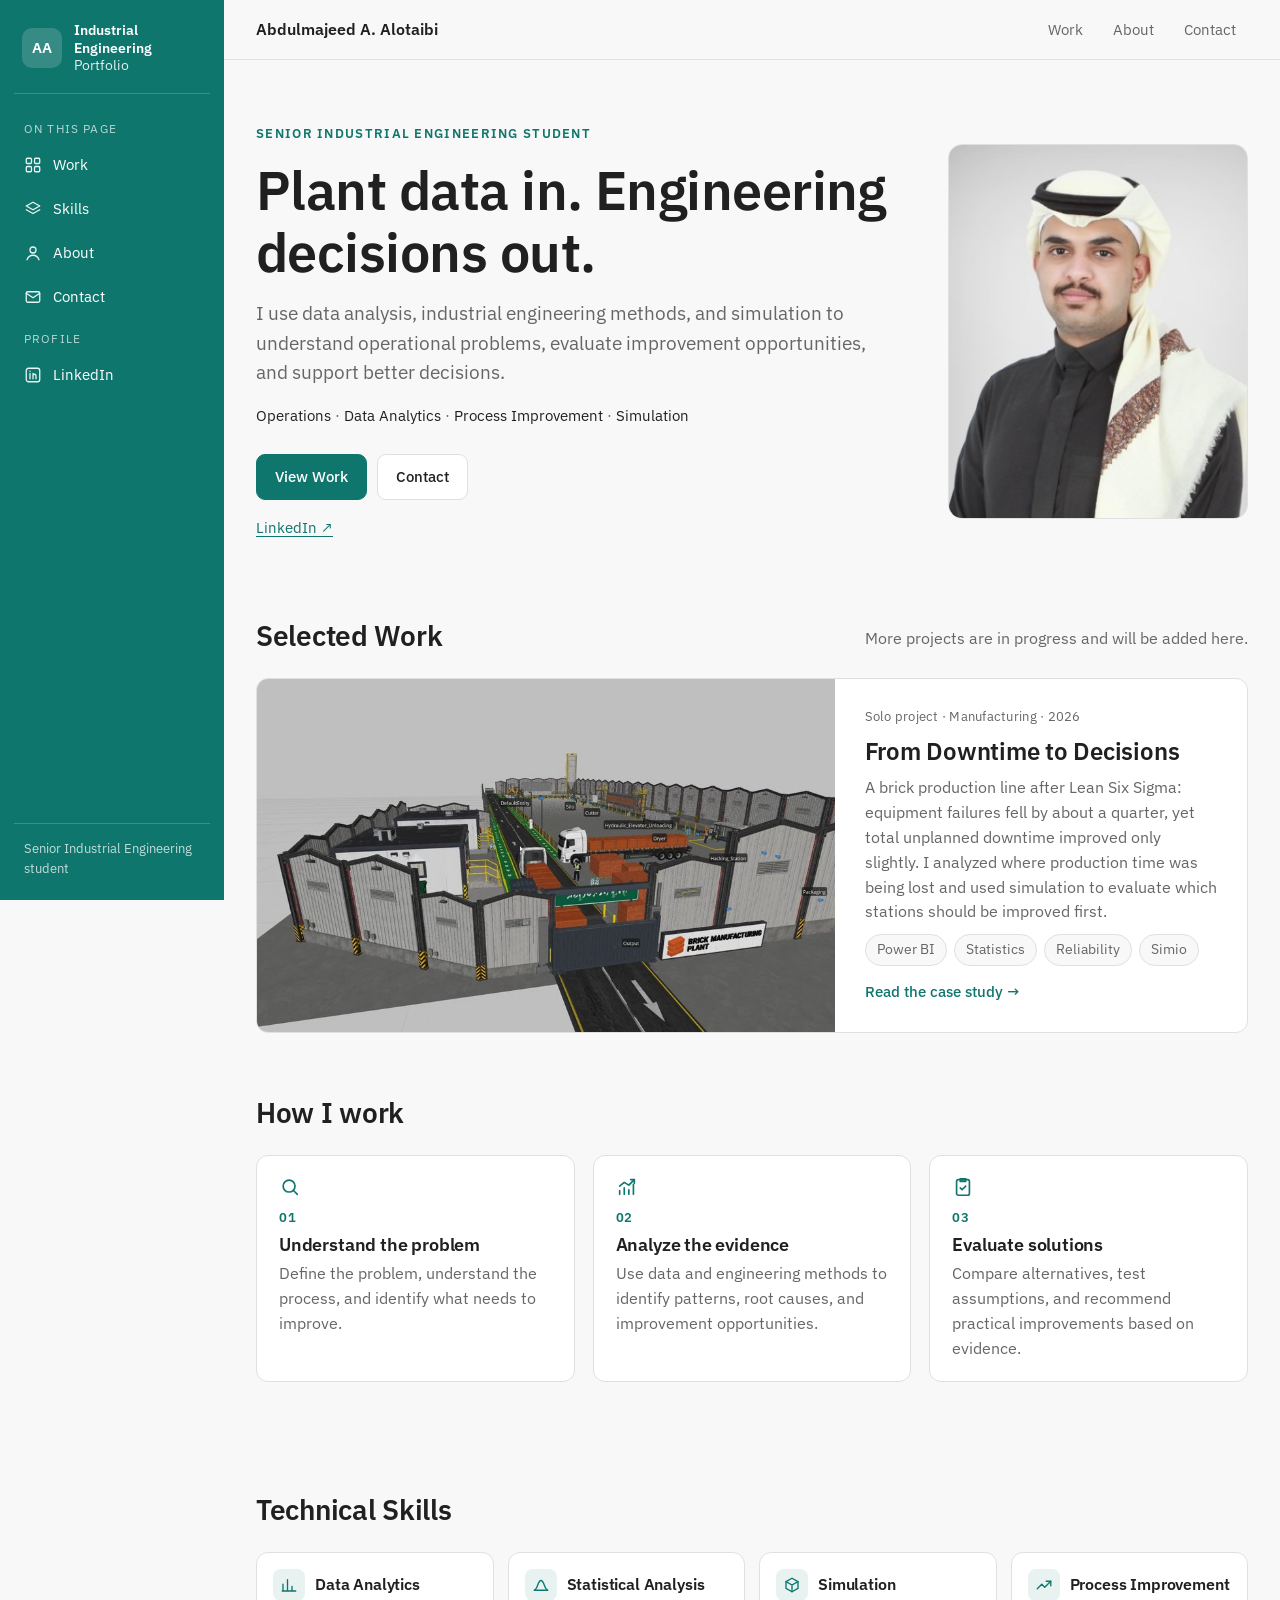
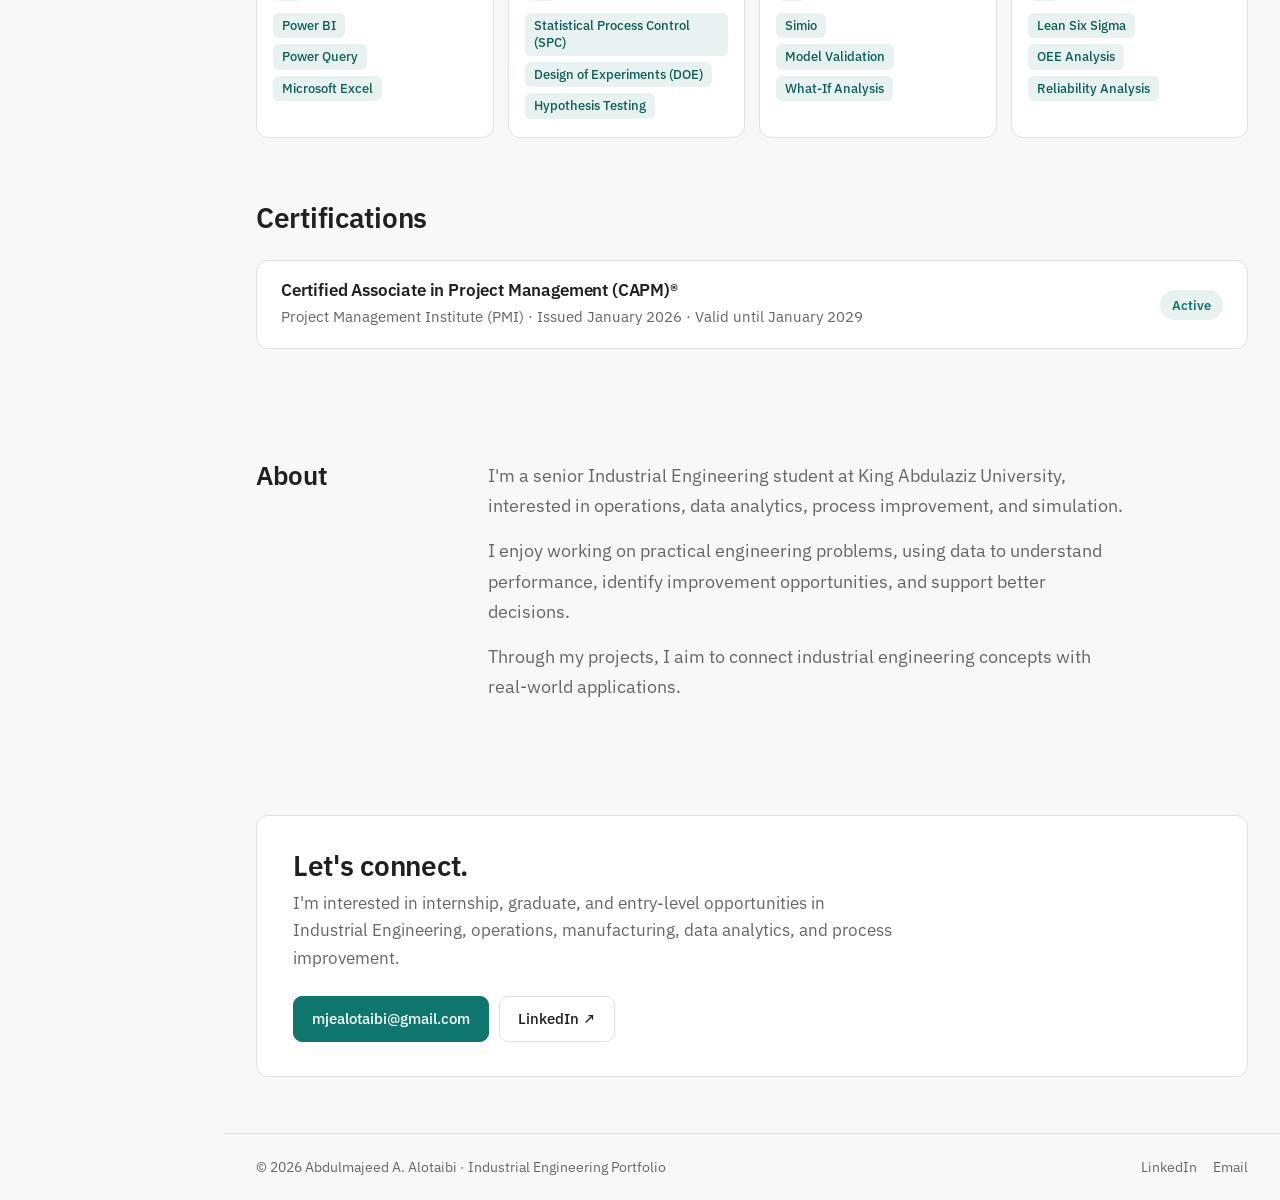
<file: index.html>
<!DOCTYPE html>
<html lang="en">
<head>
<meta charset="utf-8">
<meta name="viewport" content="width=device-width, initial-scale=1">
<title>Abdulmajeed A. Alotaibi | Industrial Engineering Portfolio</title>
<meta name="description" content="Portfolio of Abdulmajeed A. Alotaibi, a senior Industrial Engineering student using data analysis, industrial engineering methods and simulation to understand operational problems and support better decisions.">
<meta name="author" content="Abdulmajeed A. Alotaibi">
<link rel="canonical" href="https://aa-alotaibi.github.io/">
<meta property="og:type" content="website">
<meta property="og:site_name" content="Abdulmajeed A. Alotaibi | Industrial Engineering Portfolio">
<meta property="og:title" content="Abdulmajeed A. Alotaibi | Industrial Engineering Portfolio">
<meta property="og:description" content="Plant data in. Engineering decisions out. Industrial engineering projects built on real data, statistics and simulation.">
<meta property="og:url" content="https://aa-alotaibi.github.io/">
<meta property="og:image" content="https://aa-alotaibi.github.io/assets/img/og-portfolio.jpg">
<meta property="og:image:width" content="1200">
<meta property="og:image:height" content="627">
<meta property="og:image:alt" content="Abdulmajeed A. Alotaibi, Industrial Engineering Portfolio">
<meta name="twitter:card" content="summary_large_image">
<meta name="theme-color" content="#0F766E">
<link rel="icon" href="assets/img/favicon.svg" type="image/svg+xml">
<link rel="icon" href="assets/img/favicon-32.png" sizes="32x32" type="image/png">
<link rel="apple-touch-icon" href="assets/img/apple-touch-icon.png">
<link rel="preconnect" href="https://fonts.googleapis.com">
<link rel="preconnect" href="https://fonts.gstatic.com" crossorigin>
<link href="https://fonts.googleapis.com/css2?family=IBM+Plex+Sans:wght@400;500;600&amp;display=swap" rel="stylesheet">
<link rel="stylesheet" href="assets/css/style.css?v=20261125-3">
</head>
<body id="top">
<a class="skip" href="#main">Skip to content</a>

<aside class="sidebar" id="sidebar" aria-label="Sidebar">
  <button class="sb-close" type="button" data-close-drawer aria-label="Close menu">Close ✕</button>
  <a class="sb-id" href="#top" aria-label="Abdulmajeed A. Alotaibi, Industrial Engineering Portfolio: back to top">
    <span class="sb-mono" aria-hidden="true">AA</span>
    <span class="sb-t"><b>Industrial Engineering</b>Portfolio</span>
  </a>
  <div class="sb-label">On this page</div>
  <ul class="sb-nav" data-spy>
    <li><a href="#work"><svg viewBox="0 0 24 24" aria-hidden="true" width="18" height="18" fill="none" stroke="currentColor" stroke-width="1.8" stroke-linecap="round" stroke-linejoin="round"><rect x="3" y="3" width="7" height="7" rx="1.5"/><rect x="14" y="3" width="7" height="7" rx="1.5"/><rect x="3" y="14" width="7" height="7" rx="1.5"/><rect x="14" y="14" width="7" height="7" rx="1.5"/></svg>Work</a></li>
    <li><a href="#skills"><svg viewBox="0 0 24 24" aria-hidden="true" width="18" height="18" fill="none" stroke="currentColor" stroke-width="1.8" stroke-linecap="round" stroke-linejoin="round"><path d="M12 3 3 8l9 5 9-5-9-5Z"/><path d="m3 13 9 5 9-5"/></svg>Skills</a></li>
    <li><a href="#about"><svg viewBox="0 0 24 24" aria-hidden="true" width="18" height="18" fill="none" stroke="currentColor" stroke-width="1.8" stroke-linecap="round" stroke-linejoin="round"><circle cx="12" cy="8" r="4"/><path d="M4 21c1.5-4 4.5-6 8-6s6.5 2 8 6"/></svg>About</a></li>
    <li><a href="#contact"><svg viewBox="0 0 24 24" aria-hidden="true" width="18" height="18" fill="none" stroke="currentColor" stroke-width="1.8" stroke-linecap="round" stroke-linejoin="round"><rect x="3" y="5" width="18" height="14" rx="2"/><path d="m3 7 9 6 9-6"/></svg>Contact</a></li>
  </ul>
  <div class="sb-label">Profile</div>
  <ul class="sb-nav">
    <li><a href="https://www.linkedin.com/in/majalotaibi/" target="_blank" rel="noopener"><svg viewBox="0 0 24 24" aria-hidden="true" width="18" height="18" fill="none" stroke="currentColor" stroke-width="1.8" stroke-linecap="round" stroke-linejoin="round"><rect x="3" y="3" width="18" height="18" rx="3"/><path d="M8 10v7M8 7v.01M12 17v-4a2 2 0 0 1 4 0v4M12 10v7"/></svg>LinkedIn<span class="sr-only"> (opens in a new tab)</span></a></li>
  </ul>
  <div class="sb-foot">Senior Industrial Engineering student</div>
</aside>
<div class="scrim" data-close-drawer></div>

<div class="main">
  <header class="topbar">
    <div class="in">
      <a class="wordmark" href="#top">Abdulmajeed A. Alotaibi</a>
      <nav aria-label="Main">
        <ul class="topnav" data-spy>
          <li><a href="#work">Work</a></li>
          <li><a href="#about">About</a></li>
          <li><a href="#contact">Contact</a></li>
        </ul>
      </nav>
      <button class="menu-btn" type="button" aria-controls="sidebar" aria-expanded="false"><svg viewBox="0 0 24 24" aria-hidden="true" width="18" height="18" fill="none" stroke="currentColor" stroke-width="1.8" stroke-linecap="round" stroke-linejoin="round"><path d="M4 7h16M4 12h16M4 17h16"/></svg>Menu</button>
    </div>
  </header>

  <main id="main">
    <section class="hero" aria-labelledby="hero-title">
      <div class="wrap">
        <div>
          <p class="eyebrow">Senior Industrial Engineering Student</p>
          <h1 id="hero-title">Plant data in. Engineering decisions out.</h1>
          <p class="lead">I use data analysis, industrial engineering methods, and simulation to understand operational problems, evaluate improvement opportunities, and support better decisions.</p>
          <p class="interests">Operations <span>·</span> Data Analytics <span>·</span> Process Improvement <span>·</span> Simulation</p>
          <div class="btns">
            <a class="btn primary" href="#work">View Work</a>
            <a class="btn" href="#contact">Contact</a>
          </div>
          <p class="extra"><a href="https://www.linkedin.com/in/majalotaibi/" target="_blank" rel="noopener">LinkedIn ↗</a></p>
        </div>
        <figure class="portrait">
          <img src="assets/img/profile.jpg" alt="Portrait of Abdulmajeed A. Alotaibi" width="320" height="400" fetchpriority="high">
        </figure>
      </div>
    </section>

    <section id="work" aria-labelledby="work-title">
      <div class="wrap">
        <div class="sec-head"><h2 id="work-title">Selected Work</h2><p>More projects are in progress and will be added here.</p></div>
        <a class="card work-card" href="projects/heavy-clay/index.html">
          <div class="shot"><img src="projects/heavy-clay/img/simio-facility-card.jpg" alt="3D Simio model of the heavy clay brick production line" width="960" height="540" loading="lazy"></div>
          <div class="body">
            <div class="tags">Solo project · Manufacturing · 2026</div>
            <h3>From Downtime to Decisions</h3>
            <p>A brick production line after Lean Six Sigma: equipment failures fell by about a quarter, yet total unplanned downtime improved only slightly. I analyzed where production time was being lost and used simulation to evaluate which stations should be improved first.</p>
            <div class="chips" aria-label="Tools and methods"><span class="chip">Power BI</span><span class="chip">Statistics</span><span class="chip">Reliability</span><span class="chip">Simio</span></div>
            <span class="more">Read the case study →</span>
          </div>
        </a>
      </div>
    </section>

    <section id="approach" aria-labelledby="approach-title" style="padding-top:8px">
      <div class="wrap">
        <div class="sec-head"><h2 id="approach-title">How I work</h2></div>
        <div class="approach">
          <div class="card">
            <svg class="ap-ico" viewBox="0 0 24 24" aria-hidden="true" width="22" height="22" fill="none" stroke="currentColor" stroke-width="1.8" stroke-linecap="round" stroke-linejoin="round"><circle cx="11" cy="11" r="6.5"/><path d="m20 20-4.2-4.2"/></svg>
            <div class="n">01</div><h3>Understand the problem</h3>
            <p>Define the problem, understand the process, and identify what needs to improve.</p>
          </div>
          <div class="card">
            <svg class="ap-ico" viewBox="0 0 24 24" aria-hidden="true" width="22" height="22" fill="none" stroke="currentColor" stroke-width="1.8" stroke-linecap="round" stroke-linejoin="round"><path d="M4 20v-4M9 20v-7M14 20v-5M19 20V9"/><path d="m4 11 5-4 5 3 6-6"/><path d="M16 4h4v4"/></svg>
            <div class="n">02</div><h3>Analyze the evidence</h3>
            <p>Use data and engineering methods to identify patterns, root causes, and improvement opportunities.</p>
          </div>
          <div class="card">
            <svg class="ap-ico" viewBox="0 0 24 24" aria-hidden="true" width="22" height="22" fill="none" stroke="currentColor" stroke-width="1.8" stroke-linecap="round" stroke-linejoin="round"><rect x="5" y="4" width="14" height="17" rx="2"/><path d="M9 4V3h6v1M9 4h6v2H9z"/><path d="m9 13 2 2 4-4"/></svg>
            <div class="n">03</div><h3>Evaluate solutions</h3>
            <p>Compare alternatives, test assumptions, and recommend practical improvements based on evidence.</p>
          </div>
        </div>
      </div>
    </section>

    <section id="skills" aria-labelledby="skills-title">
      <div class="wrap">
        <div class="sec-head"><h2 id="skills-title">Technical Skills</h2></div>
        <div class="skills">
          <div class="card skill-card">
            <div class="skill-head"><span class="skill-ico" aria-hidden="true"><svg viewBox="0 0 24 24" width="18" height="18" fill="none" stroke="currentColor" stroke-width="1.8" stroke-linecap="round" stroke-linejoin="round"><path d="M4 20V11M10 20V5M16 20v-6M21 20H3"/></svg></span><h3>Data Analytics</h3></div>
            <ul class="skill-tags"><li>Power BI</li><li>Power Query</li><li>Microsoft Excel</li></ul>
          </div>
          <div class="card skill-card">
            <div class="skill-head"><span class="skill-ico" aria-hidden="true"><svg viewBox="0 0 24 24" width="18" height="18" fill="none" stroke="currentColor" stroke-width="1.8" stroke-linecap="round" stroke-linejoin="round"><path d="M3 19h18"/><path d="M4 18c3 0 4-12 8-12s5 12 8 12"/></svg></span><h3>Statistical Analysis</h3></div>
            <ul class="skill-tags"><li>Statistical Process Control (SPC)</li><li>Design of Experiments (DOE)</li><li>Hypothesis Testing</li></ul>
          </div>
          <div class="card skill-card">
            <div class="skill-head"><span class="skill-ico" aria-hidden="true"><svg viewBox="0 0 24 24" width="18" height="18" fill="none" stroke="currentColor" stroke-width="1.8" stroke-linecap="round" stroke-linejoin="round"><path d="M12 3 4 7.5v9L12 21l8-4.5v-9L12 3Z"/><path d="M4 7.5 12 12l8-4.5M12 12v9"/></svg></span><h3>Simulation</h3></div>
            <ul class="skill-tags"><li>Simio</li><li>Model Validation</li><li>What-If Analysis</li></ul>
          </div>
          <div class="card skill-card">
            <div class="skill-head"><span class="skill-ico" aria-hidden="true"><svg viewBox="0 0 24 24" width="18" height="18" fill="none" stroke="currentColor" stroke-width="1.8" stroke-linecap="round" stroke-linejoin="round"><path d="M3 17l6-6 4 4 8-8"/><path d="M15 7h6v6"/></svg></span><h3>Process Improvement</h3></div>
            <ul class="skill-tags"><li>Lean Six Sigma</li><li>OEE Analysis</li><li>Reliability Analysis</li></ul>
          </div>
        </div>
      </div>
    </section>

    <section id="certifications" aria-labelledby="cert-title" style="padding-top:8px">
      <div class="wrap">
        <div class="sec-head"><h2 id="cert-title">Certifications</h2></div>
        <div class="card cert">
          <div>
            <h3>Certified Associate in Project Management (CAPM)®</h3>
            <p>Project Management Institute (PMI) · Issued January 2026 · Valid until January 2029</p>
          </div>
          <span class="badge">Active</span>
        </div>
      </div>
    </section>

    <section id="about" aria-labelledby="about-title">
      <div class="wrap about">
        <h2 id="about-title">About</h2>
        <div class="txt">
          <p>I'm a senior Industrial Engineering student at King Abdulaziz University, interested in operations, data analytics, process improvement, and simulation.</p>
          <p>I enjoy working on practical engineering problems, using data to understand performance, identify improvement opportunities, and support better decisions.</p>
          <p>Through my projects, I aim to connect industrial engineering concepts with real-world applications.</p>
        </div>
      </div>
    </section>

    <section id="contact" class="contact" aria-labelledby="contact-title">
      <div class="wrap">
        <div class="card">
          <div>
            <h2 id="contact-title">Let's connect.</h2>
            <p>I'm interested in internship, graduate, and entry-level opportunities in Industrial Engineering, operations, manufacturing, data analytics, and process improvement.</p>
          </div>
          <div class="btns">
            <a class="btn primary" href="mailto:mjealotaibi@gmail.com">mjealotaibi@gmail.com</a>
            <a class="btn" href="https://www.linkedin.com/in/majalotaibi/" target="_blank" rel="noopener">LinkedIn ↗</a>
          </div>
        </div>
      </div>
    </section>
  </main>

  <footer>
    <div class="wrap">
      <span>© 2026 Abdulmajeed A. Alotaibi · Industrial Engineering Portfolio</span>
      <span class="links"><a href="https://www.linkedin.com/in/majalotaibi/" target="_blank" rel="noopener">LinkedIn</a><a href="mailto:mjealotaibi@gmail.com">Email</a></span>
    </div>
  </footer>
</div>
<script src="assets/js/site.js?v=20261125-3" defer></script>
</body>
</html>
</file>
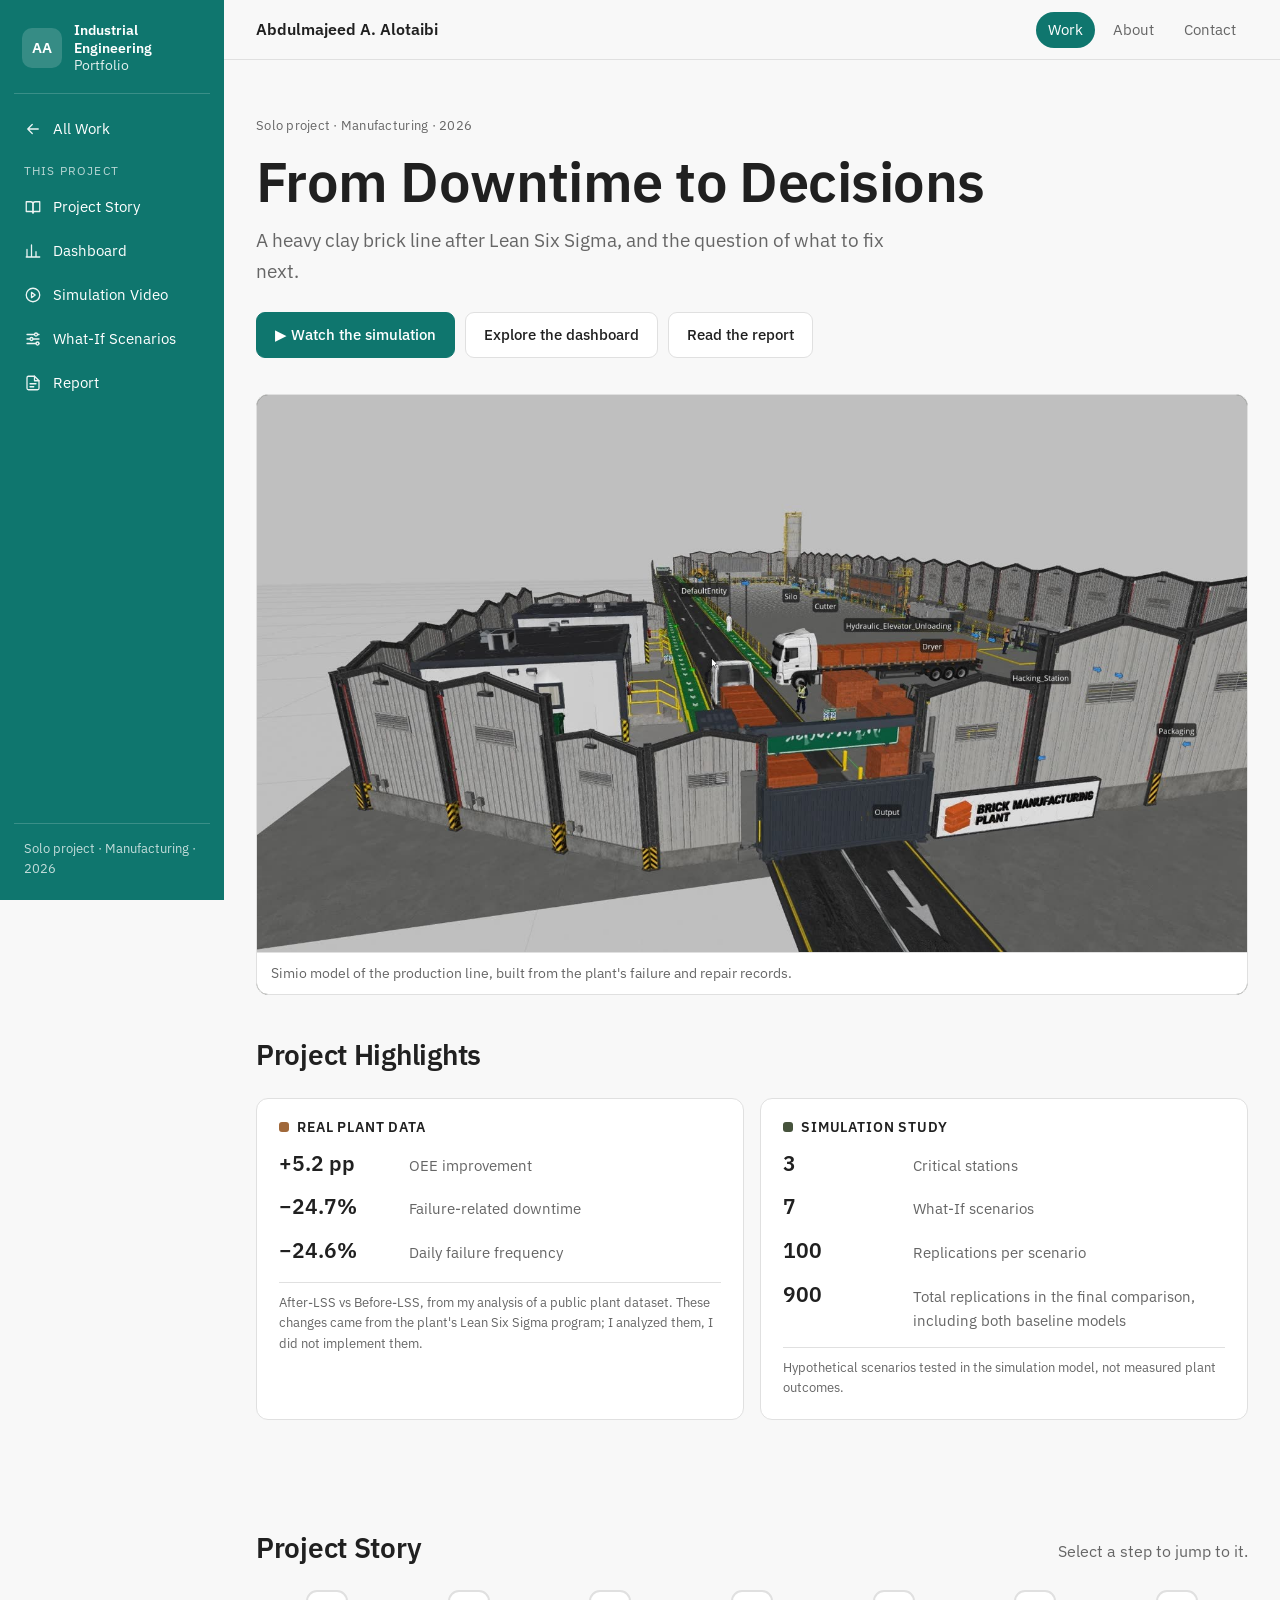
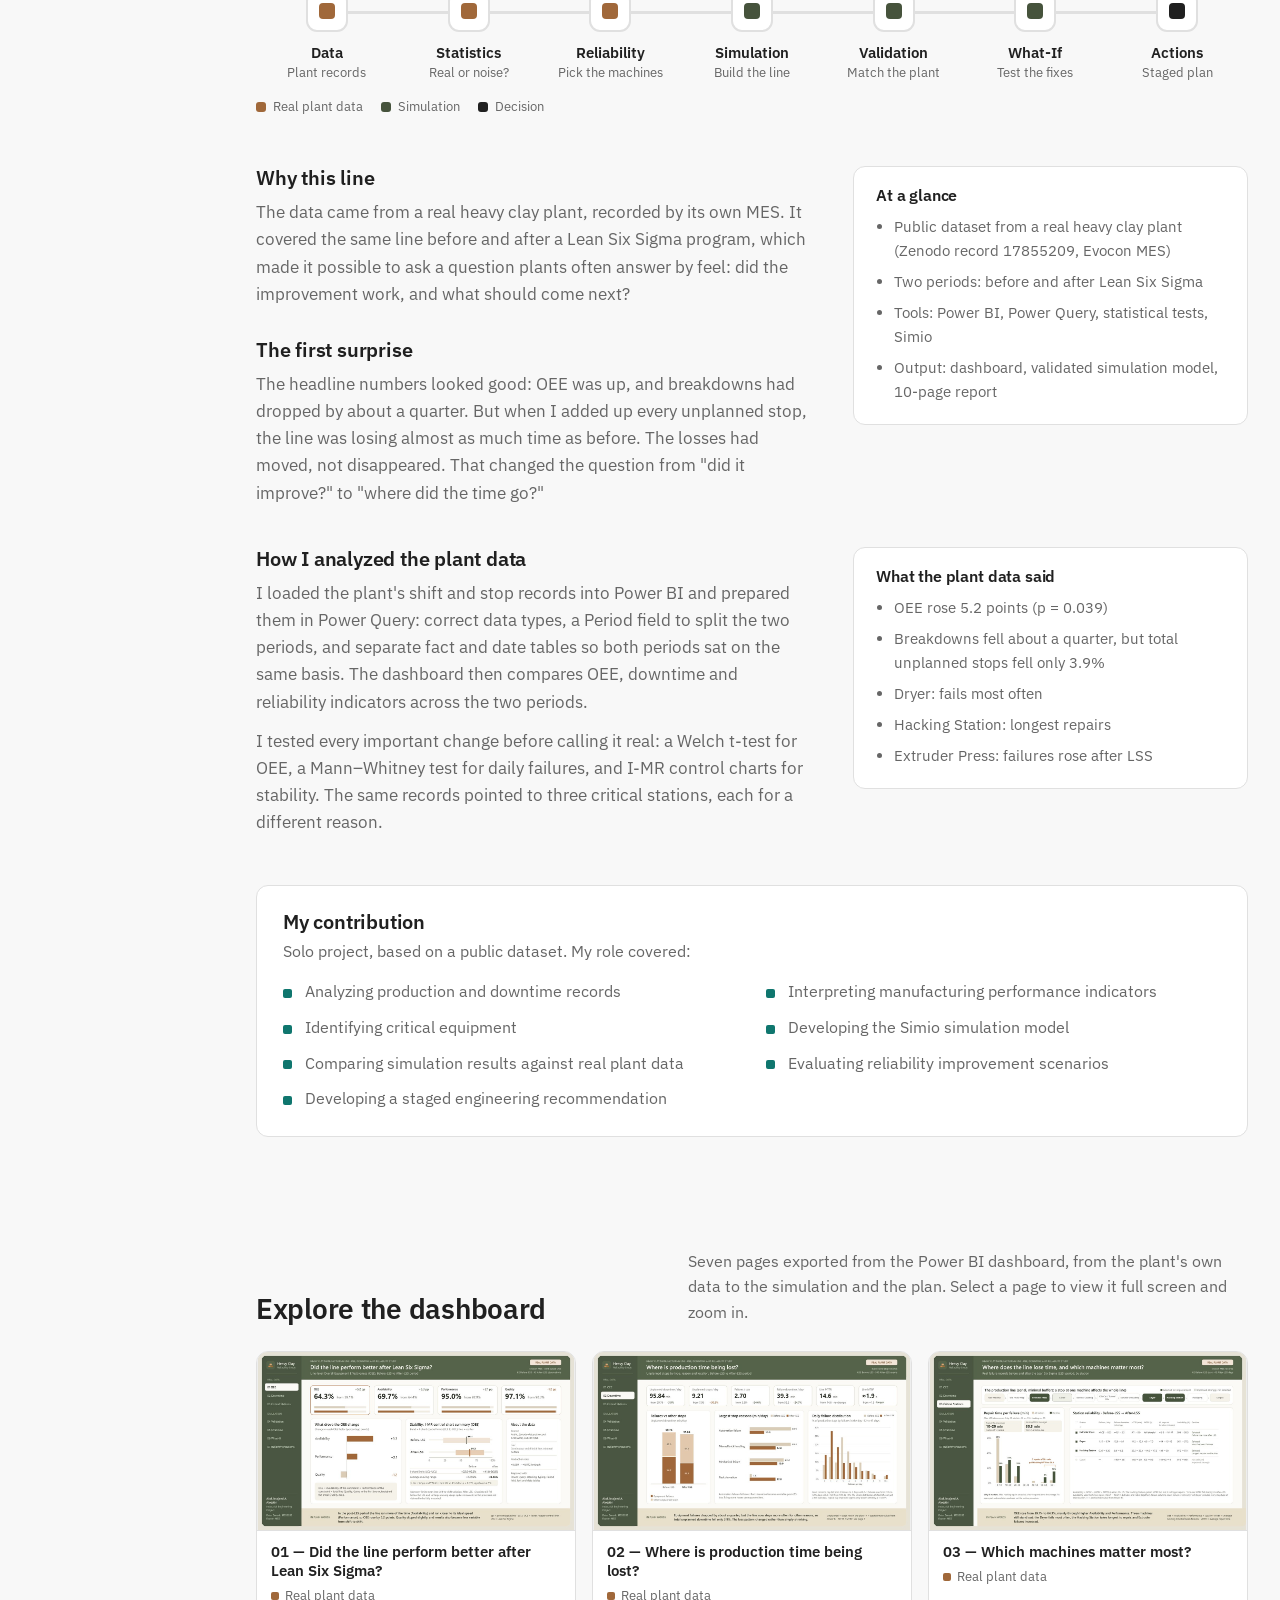
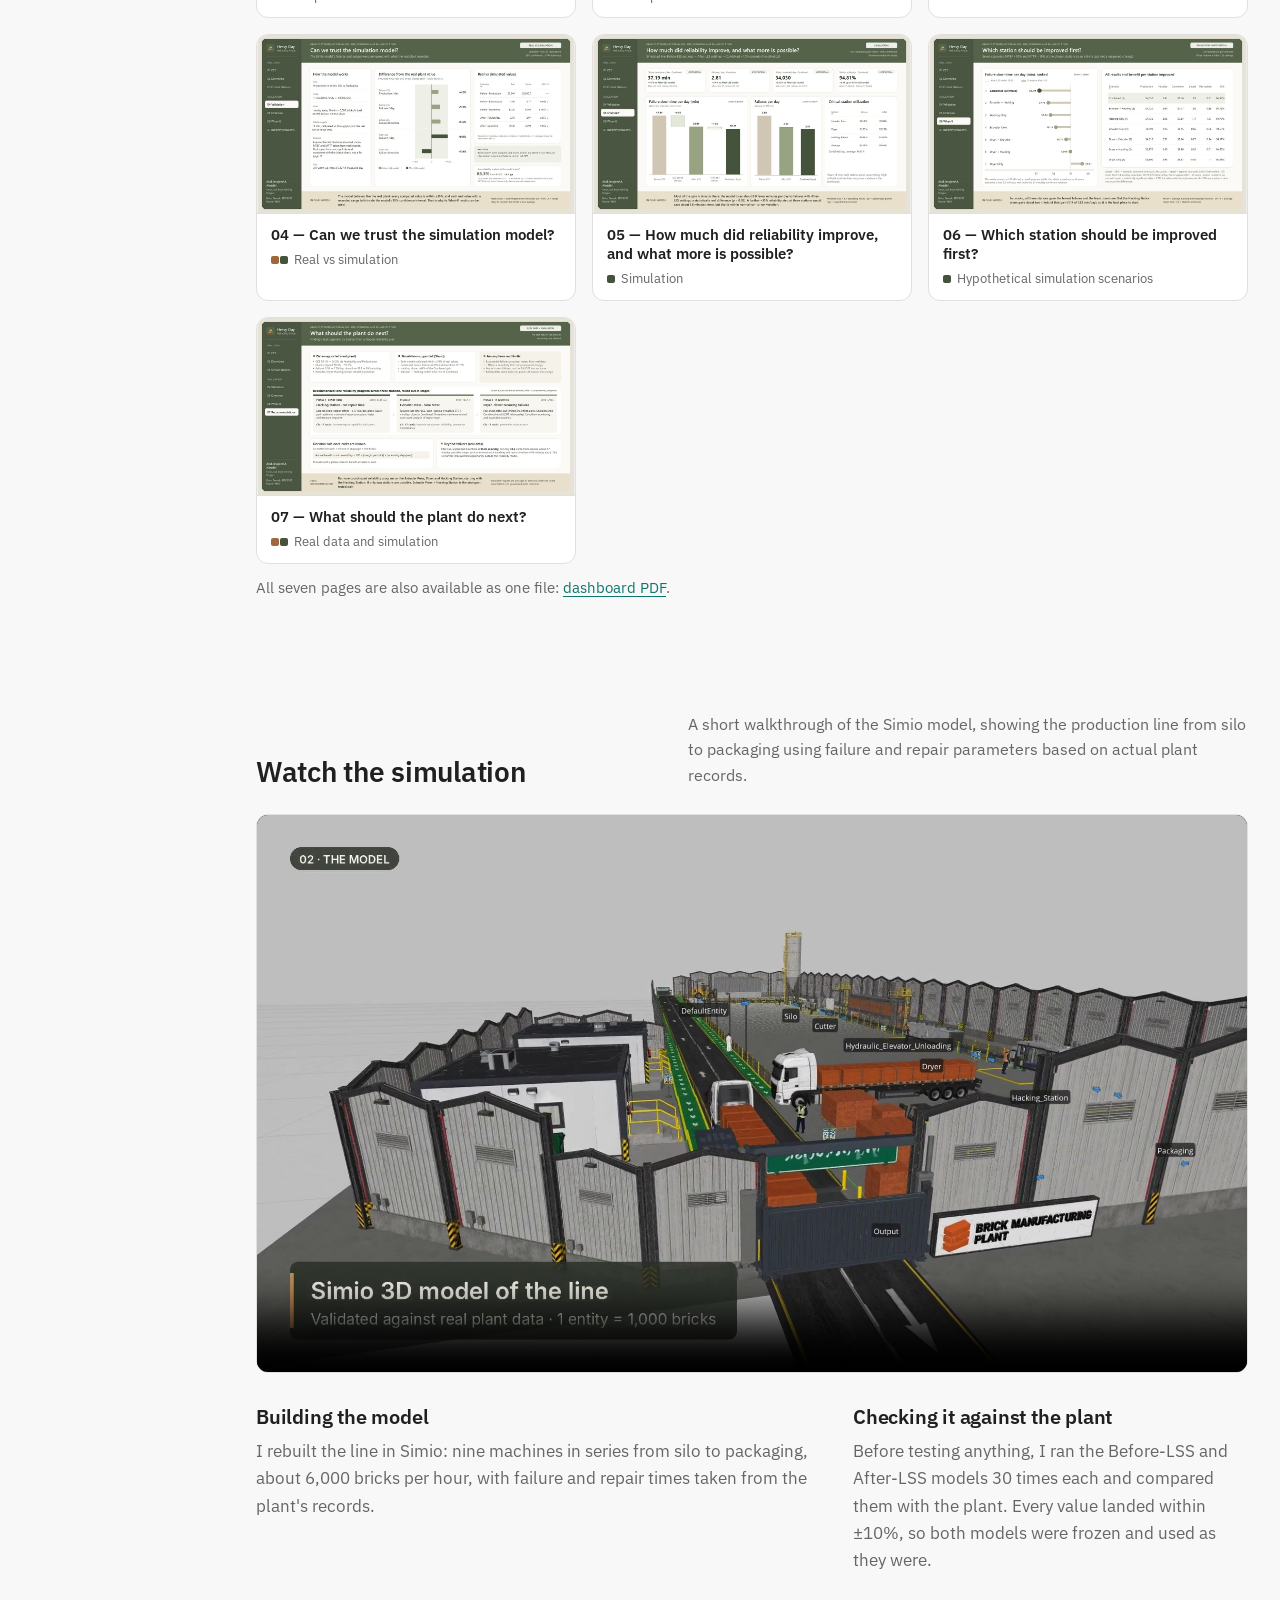
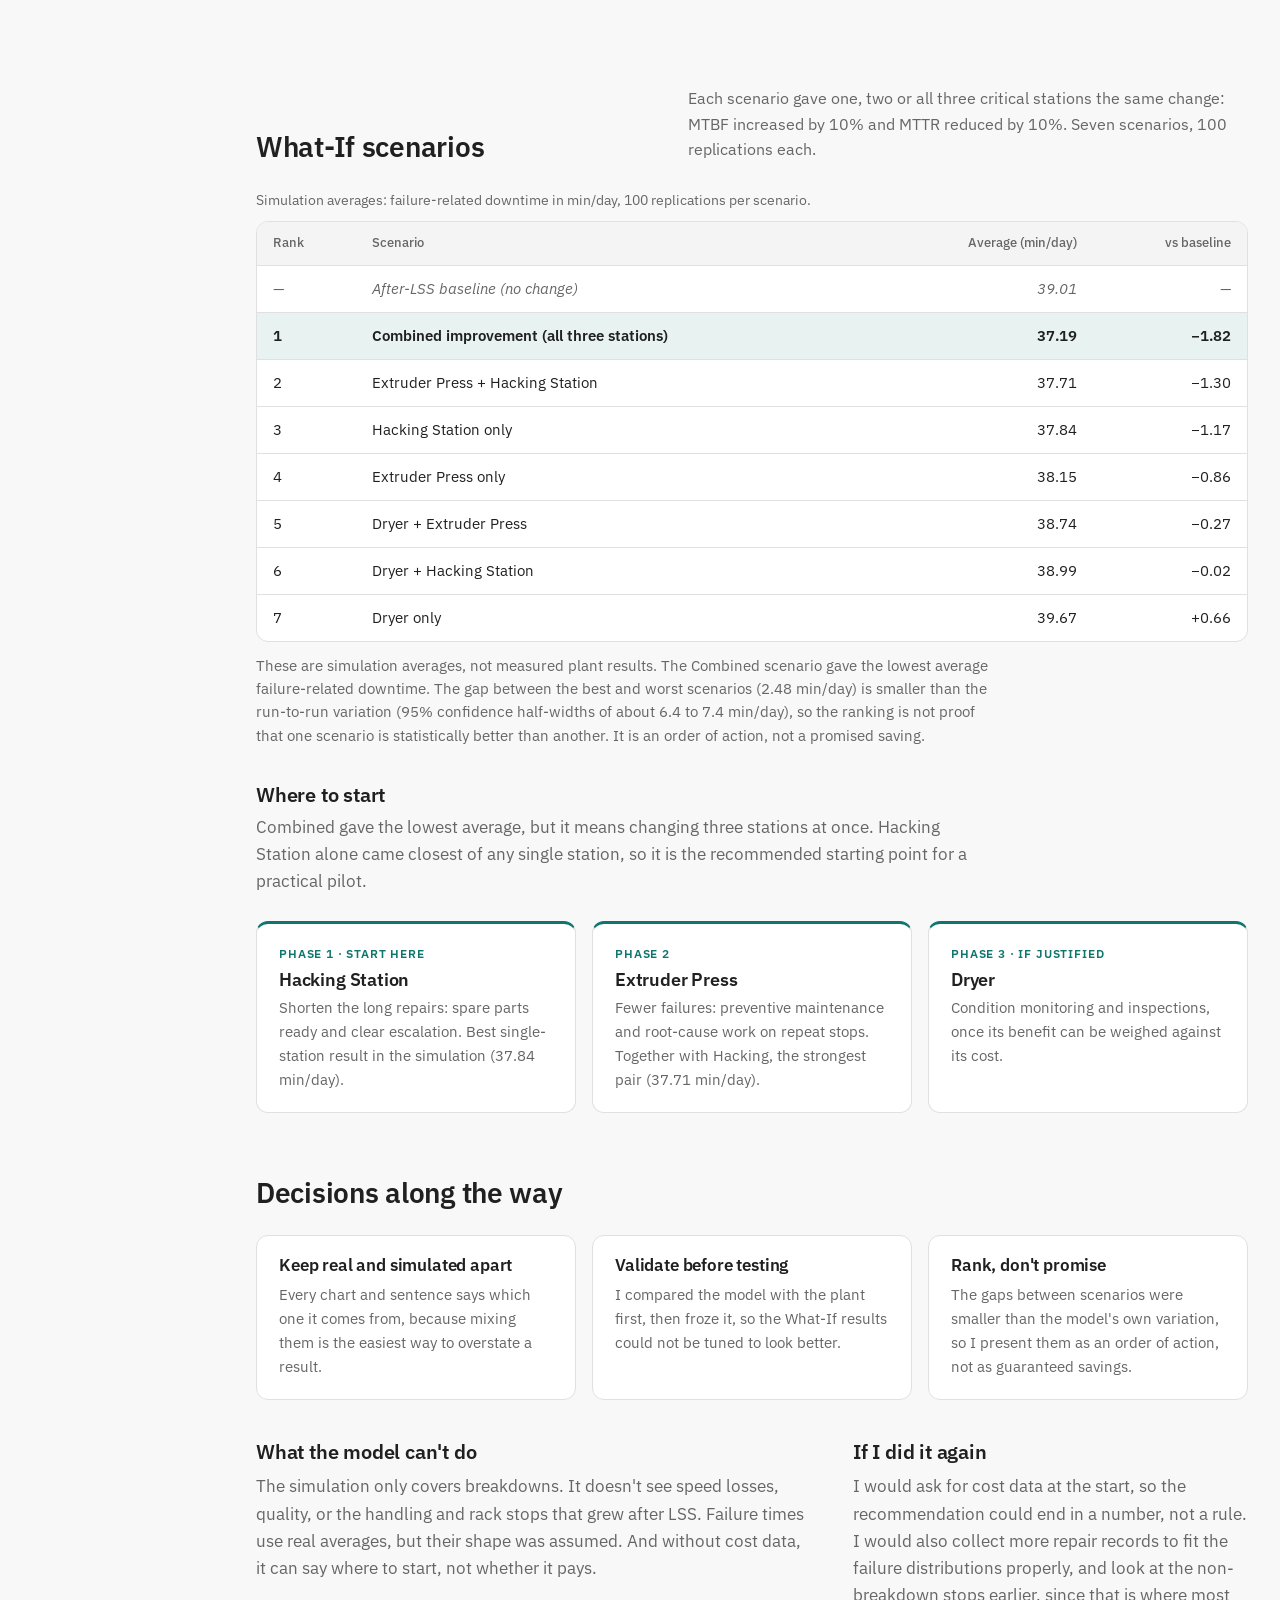
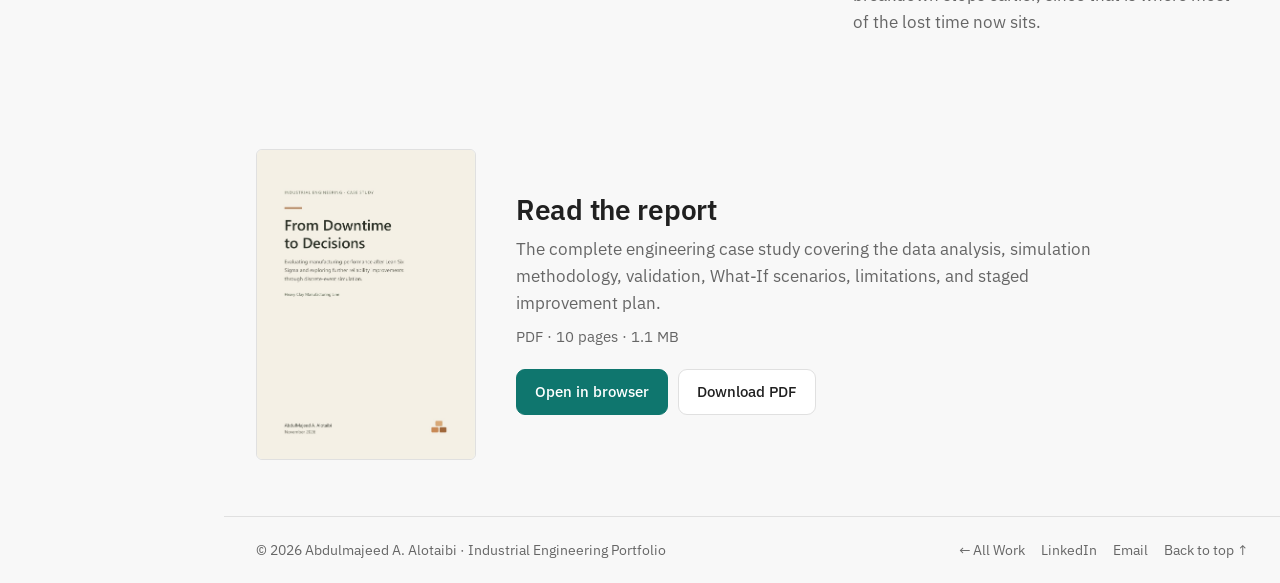
<file: projects/heavy-clay/index.html>
<!DOCTYPE html>
<html lang="en">
<head>
<meta charset="utf-8">
<meta name="viewport" content="width=device-width, initial-scale=1">
<title>From Downtime to Decisions | Abdulmajeed A. Alotaibi</title>
<meta name="description" content="Industrial engineering case study: a heavy clay brick line after Lean Six Sigma. Analysis of real plant data, a validated Simio simulation model, What-If reliability scenarios and a staged improvement plan.">
<meta name="author" content="Abdulmajeed A. Alotaibi">
<link rel="canonical" href="https://aa-alotaibi.github.io/projects/heavy-clay/">
<meta property="og:type" content="article">
<meta property="og:site_name" content="Abdulmajeed A. Alotaibi | Industrial Engineering Portfolio">
<meta property="og:title" content="From Downtime to Decisions | Abdulmajeed A. Alotaibi">
<meta property="og:description" content="A heavy clay brick line after Lean Six Sigma, and the question of what to fix next. Real plant data, a validated Simio model and seven What-If scenarios.">
<meta property="og:url" content="https://aa-alotaibi.github.io/projects/heavy-clay/">
<meta property="og:image" content="https://aa-alotaibi.github.io/projects/heavy-clay/img/og-image.jpg?v=2">
<meta property="og:image:width" content="1200">
<meta property="og:image:height" content="630">
<meta property="og:image:alt" content="3D Simio model of a heavy clay brick production line">
<meta name="twitter:card" content="summary_large_image">
<meta name="theme-color" content="#0F766E">
<link rel="icon" href="../../assets/img/favicon.svg" type="image/svg+xml">
<link rel="icon" href="../../assets/img/favicon-32.png" sizes="32x32" type="image/png">
<link rel="apple-touch-icon" href="../../assets/img/apple-touch-icon.png">
<link rel="preconnect" href="https://fonts.googleapis.com">
<link rel="preconnect" href="https://fonts.gstatic.com" crossorigin>
<link href="https://fonts.googleapis.com/css2?family=IBM+Plex+Sans:wght@400;500;600&amp;display=swap" rel="stylesheet">
<link rel="stylesheet" href="../../assets/css/style.css?v=20261125-3">
</head>
<body id="top">
<a class="skip" href="#main">Skip to content</a>

<aside class="sidebar" id="sidebar" aria-label="Sidebar">
  <button class="sb-close" type="button" data-close-drawer aria-label="Close menu">Close ✕</button>
  <a class="sb-id" href="../../index.html" aria-label="Abdulmajeed A. Alotaibi, Industrial Engineering Portfolio: home">
    <span class="sb-mono" aria-hidden="true">AA</span>
    <span class="sb-t"><b>Industrial Engineering</b>Portfolio</span>
  </a>
  <ul class="sb-nav">
    <li><a href="../../index.html#work"><svg viewBox="0 0 24 24" aria-hidden="true" width="18" height="18" fill="none" stroke="currentColor" stroke-width="1.8" stroke-linecap="round" stroke-linejoin="round"><path d="M19 12H5M11 6l-6 6 6 6"/></svg>All Work</a></li>
  </ul>
  <div class="sb-label">This project</div>
  <ul class="sb-nav" data-spy>
    <li><a href="#story"><svg viewBox="0 0 24 24" aria-hidden="true" width="18" height="18" fill="none" stroke="currentColor" stroke-width="1.8" stroke-linecap="round" stroke-linejoin="round"><path d="M3 5h6a3 3 0 0 1 3 3v12a2 2 0 0 0-2-2H3V5Z"/><path d="M21 5h-6a3 3 0 0 0-3 3v12a2 2 0 0 1 2-2h7V5Z"/></svg>Project Story</a></li>
    <li><a href="#dashboard"><svg viewBox="0 0 24 24" aria-hidden="true" width="18" height="18" fill="none" stroke="currentColor" stroke-width="1.8" stroke-linecap="round" stroke-linejoin="round"><path d="M4 20V10M10 20V4M16 20v-7M21 20H3"/></svg>Dashboard</a></li>
    <li><a href="#simulation"><svg viewBox="0 0 24 24" aria-hidden="true" width="18" height="18" fill="none" stroke="currentColor" stroke-width="1.8" stroke-linecap="round" stroke-linejoin="round"><circle cx="12" cy="12" r="9"/><path d="m10 8.5 5 3.5-5 3.5v-7Z"/></svg>Simulation Video</a></li>
    <li><a href="#scenarios"><svg viewBox="0 0 24 24" aria-hidden="true" width="18" height="18" fill="none" stroke="currentColor" stroke-width="1.8" stroke-linecap="round" stroke-linejoin="round"><path d="M4 6h10M18 6h2M4 12h4M12 12h8M4 18h12M20 18h0"/><circle cx="16" cy="6" r="2"/><circle cx="10" cy="12" r="2"/><circle cx="18" cy="18" r="2"/></svg>What-If Scenarios</a></li>
    <li><a href="#report"><svg viewBox="0 0 24 24" aria-hidden="true" width="18" height="18" fill="none" stroke="currentColor" stroke-width="1.8" stroke-linecap="round" stroke-linejoin="round"><path d="M14 3H6a2 2 0 0 0-2 2v14a2 2 0 0 0 2 2h12a2 2 0 0 0 2-2V9l-6-6Z"/><path d="M14 3v6h6M8 13h8M8 17h5"/></svg>Report</a></li>
  </ul>
  <div class="sb-foot">Solo project · Manufacturing · 2026</div>
</aside>
<div class="scrim" data-close-drawer></div>

<div class="main">
  <header class="topbar">
    <div class="in">
      <a class="wordmark" href="../../index.html">Abdulmajeed A. Alotaibi</a>
      <nav aria-label="Main">
        <ul class="topnav">
          <li><a class="active" href="../../index.html#work" aria-current="true">Work</a></li>
          <li><a href="../../index.html#about">About</a></li>
          <li><a href="../../index.html#contact">Contact</a></li>
        </ul>
      </nav>
      <button class="menu-btn" type="button" aria-controls="sidebar" aria-expanded="false"><svg viewBox="0 0 24 24" aria-hidden="true" width="18" height="18" fill="none" stroke="currentColor" stroke-width="1.8" stroke-linecap="round" stroke-linejoin="round"><path d="M4 7h16M4 12h16M4 17h16"/></svg>Menu</button>
    </div>
  </header>

  <main id="main">
    <header class="p-hero">
      <div class="wrap">
        <div class="tags">Solo project · Manufacturing · 2026</div>
        <h1>From Downtime to Decisions</h1>
        <p class="lead">A heavy clay brick line after Lean Six Sigma, and the question of what to fix next.</p>
        <div class="btns">
          <a class="btn primary" href="#simulation">▶ Watch the simulation</a>
          <a class="btn" href="#dashboard">Explore the dashboard</a>
          <a class="btn" href="#report">Read the report</a>
        </div>
        <figure class="p-cover">
          <img src="img/simio-facility.jpg" alt="3D view of the Simio model of the brick production line, from silo to packaging" width="1600" height="900" fetchpriority="high">
          <figcaption>Simio model of the production line, built from the plant's failure and repair records.</figcaption>
        </figure>
      </div>
    </header>

    <section id="highlights" aria-labelledby="hl-title" style="padding-top:8px">
      <div class="wrap">
        <div class="sec-head"><h2 id="hl-title">Project Highlights</h2></div>
        <div class="hl">
          <div class="card real">
            <h3>Real Plant Data</h3>
            <ul>
              <li><b>+5.2 pp</b><span>OEE improvement</span></li>
              <li><b>−24.7%</b><span>Failure-related downtime</span></li>
              <li><b>−24.6%</b><span>Daily failure frequency</span></li>
            </ul>
            <p class="fine">After-LSS vs Before-LSS, from my analysis of a public plant dataset. These changes came from the plant's Lean Six Sigma program; I analyzed them, I did not implement them.</p>
          </div>
          <div class="card sim">
            <h3>Simulation Study</h3>
            <ul>
              <li><b>3</b><span>Critical stations</span></li>
              <li><b>7</b><span>What-If scenarios</span></li>
              <li><b>100</b><span>Replications per scenario</span></li>
              <li><b>900</b><span>Total replications in the final comparison, including both baseline models</span></li>
            </ul>
            <p class="fine">Hypothetical scenarios tested in the simulation model, not measured plant outcomes.</p>
          </div>
        </div>
      </div>
    </section>

    <section id="story" aria-labelledby="story-title">
      <div class="wrap">
        <div class="sec-head"><h2 id="story-title">Project Story</h2><p>Select a step to jump to it.</p></div>
        <nav class="path" aria-label="Project steps">
          <a class="stop" href="#background"><i></i><b>Data</b><span>Plant records</span></a>
          <a class="stop" href="#analysis"><i></i><b>Statistics</b><span>Real or noise?</span></a>
          <a class="stop" href="#analysis"><i></i><b>Reliability</b><span>Pick the machines</span></a>
          <a class="stop sim" href="#simulation"><i></i><b>Simulation</b><span>Build the line</span></a>
          <a class="stop sim" href="#validation"><i></i><b>Validation</b><span>Match the plant</span></a>
          <a class="stop sim" href="#scenarios"><i></i><b>What-If</b><span>Test the fixes</span></a>
          <a class="stop dec" href="#plan"><i></i><b>Actions</b><span>Staged plan</span></a>
        </nav>
        <div class="key"><span>Real plant data</span><span class="s">Simulation</span><span class="d">Decision</span></div>

        <div class="two" id="background" style="margin-top:48px">
          <div class="prose">
            <h3>Why this line</h3>
            <p>The data came from a real heavy clay plant, recorded by its own MES. It covered the same line before and after a Lean Six Sigma program, which made it possible to ask a question plants often answer by feel: did the improvement work, and what should come next?</p>
            <h3>The first surprise</h3>
            <p>The headline numbers looked good: OEE was up, and breakdowns had dropped by about a quarter. But when I added up every unplanned stop, the line was losing almost as much time as before. The losses had moved, not disappeared. That changed the question from "did it improve?" to "where did the time go?"</p>
          </div>
          <aside class="card aside" aria-label="At a glance">
            <h3>At a glance</h3>
            <ul>
              <li>Public dataset from a real heavy clay plant (Zenodo record 17855209, Evocon MES)</li>
              <li>Two periods: before and after Lean Six Sigma</li>
              <li>Tools: Power BI, Power Query, statistical tests, Simio</li>
              <li>Output: dashboard, validated simulation model, 10-page report</li>
            </ul>
          </aside>
        </div>

        <div class="two" id="analysis" style="margin-top:40px">
          <div class="prose">
            <h3>How I analyzed the plant data</h3>
            <p>I loaded the plant's shift and stop records into Power BI and prepared them in Power Query: correct data types, a Period field to split the two periods, and separate fact and date tables so both periods sat on the same basis. The dashboard then compares OEE, downtime and reliability indicators across the two periods.</p>
            <p>I tested every important change before calling it real: a Welch t-test for OEE, a Mann–Whitney test for daily failures, and I-MR control charts for stability. The same records pointed to three critical stations, each for a different reason.</p>
          </div>
          <aside class="card aside" aria-label="What the plant data said">
            <h3>What the plant data said</h3>
            <ul>
              <li>OEE rose 5.2 points (p = 0.039)</li>
              <li>Breakdowns fell about a quarter, but total unplanned stops fell only 3.9%</li>
              <li>Dryer: fails most often</li>
              <li>Hacking Station: longest repairs</li>
              <li>Extruder Press: failures rose after LSS</li>
            </ul>
          </aside>
        </div>

        <div id="contribution" style="margin-top:48px">
          <div class="card" style="padding:24px 26px">
            <h3 style="font-size:20px;margin-bottom:6px">My contribution</h3>
            <p class="muted" style="font-size:15.5px;margin-bottom:16px">Solo project, based on a public dataset. My role covered:</p>
            <ul class="contrib">
              <li>Analyzing production and downtime records</li>
              <li>Interpreting manufacturing performance indicators</li>
              <li>Identifying critical equipment</li>
              <li>Developing the Simio simulation model</li>
              <li>Comparing simulation results against real plant data</li>
              <li>Evaluating reliability improvement scenarios</li>
              <li>Developing a staged engineering recommendation</li>
            </ul>
          </div>
        </div>
      </div>
    </section>

    <section id="dashboard" aria-labelledby="dash-title">
      <div class="wrap">
        <div class="sec-head">
          <h2 id="dash-title">Explore the dashboard</h2>
          <p>Seven pages exported from the Power BI dashboard, from the plant's own data to the simulation and the plan. Select a page to view it full screen and zoom in.</p>
        </div>
        <div class="gallery" id="gallery">
          <button class="g-item" type="button" data-full="img/dashboard-01.jpg"><img src="img/dashboard-01-thumb.jpg" alt="Dashboard page 01: OEE before and after Lean Six Sigma" width="1200" height="675" loading="lazy"><span class="cap"><b>01 — Did the line perform better after Lean Six Sigma?</b><span><i class="dot"></i>Real plant data</span></span></button>
          <button class="g-item" type="button" data-full="img/dashboard-02.jpg"><img src="img/dashboard-02-thumb.jpg" alt="Dashboard page 02: unplanned stops by type, reason and day" width="1200" height="675" loading="lazy"><span class="cap"><b>02 — Where is production time being lost?</b><span><i class="dot"></i>Real plant data</span></span></button>
          <button class="g-item" type="button" data-full="img/dashboard-03.jpg"><img src="img/dashboard-03-thumb.jpg" alt="Dashboard page 03: repair times and station reliability" width="1200" height="675" loading="lazy"><span class="cap"><b>03 — Which machines matter most?</b><span><i class="dot"></i>Real plant data</span></span></button>
          <button class="g-item" type="button" data-full="img/dashboard-04.jpg"><img src="img/dashboard-04-thumb.jpg" alt="Dashboard page 04: simulated versus real plant values" width="1200" height="675" loading="lazy"><span class="cap"><b>04 — Can we trust the simulation model?</b><span><i class="dot mix"></i>Real vs simulation</span></span></button>
          <button class="g-item" type="button" data-full="img/dashboard-05.jpg"><img src="img/dashboard-05-thumb.jpg" alt="Dashboard page 05: simulated reliability before and after Lean Six Sigma and with improvements" width="1200" height="675" loading="lazy"><span class="cap"><b>05 — How much did reliability improve, and what more is possible?</b><span><i class="dot sim"></i>Simulation</span></span></button>
          <button class="g-item" type="button" data-full="img/dashboard-06.jpg"><img src="img/dashboard-06-thumb.jpg" alt="Dashboard page 06: failure-related downtime by What-If scenario" width="1200" height="675" loading="lazy"><span class="cap"><b>06 — Which station should be improved first?</b><span><i class="dot sim"></i>Hypothetical simulation scenarios</span></span></button>
          <button class="g-item" type="button" data-full="img/dashboard-07.jpg"><img src="img/dashboard-07-thumb.jpg" alt="Dashboard page 07: findings and staged recommendation" width="1200" height="675" loading="lazy"><span class="cap"><b>07 — What should the plant do next?</b><span><i class="dot mix"></i>Real data and simulation</span></span></button>
        </div>
        <p class="note">All seven pages are also available as one file: <a href="files/From-Downtime-to-Decisions-Dashboard.pdf" target="_blank" rel="noopener">dashboard PDF</a>.</p>
      </div>
    </section>

    <section id="simulation" aria-labelledby="sim-title">
      <div class="wrap">
        <div class="sec-head">
          <h2 id="sim-title">Watch the simulation</h2>
          <p>A short walkthrough of the Simio model, showing the production line from silo to packaging using failure and repair parameters based on actual plant records.</p>
        </div>
        <div class="video">
          <video controls preload="metadata" playsinline poster="img/video-poster.jpg" aria-label="Simio simulation walkthrough of the brick production line">
            <source src="media/simulation.mp4" type="video/mp4">
            Your browser does not support embedded video. <a href="media/simulation.mp4">Download the simulation video (MP4)</a>.
          </video>
        </div>
        <div class="two" style="margin-top:32px">
          <div class="prose">
            <h3>Building the model</h3>
            <p>I rebuilt the line in Simio: nine machines in series from silo to packaging, about 6,000 bricks per hour, with failure and repair times taken from the plant's records.</p>
          </div>
          <div class="prose" id="validation">
            <h3>Checking it against the plant</h3>
            <p>Before testing anything, I ran the Before-LSS and After-LSS models 30 times each and compared them with the plant. Every value landed within ±10%, so both models were frozen and used as they were.</p>
          </div>
        </div>
      </div>
    </section>

    <section id="scenarios" aria-labelledby="sc-title">
      <div class="wrap">
        <div class="sec-head">
          <h2 id="sc-title">What-If scenarios</h2>
          <p>Each scenario gave one, two or all three critical stations the same change: MTBF increased by 10% and MTTR reduced by 10%. Seven scenarios, 100 replications each.</p>
        </div>
        <p class="tcap" id="sc-cap">Simulation averages: failure-related downtime in min/day, 100 replications per scenario.</p>
        <div class="table-wrap">
          <table aria-describedby="sc-cap">
            <thead><tr><th scope="col">Rank</th><th scope="col">Scenario</th><th scope="col" class="num">Average (min/day)</th><th scope="col" class="num">vs baseline</th></tr></thead>
            <tbody>
              <tr class="base"><td>—</td><td>After-LSS baseline (no change)</td><td class="num">39.01</td><td class="num">—</td></tr>
              <tr class="best"><td>1</td><td>Combined improvement (all three stations)</td><td class="num">37.19</td><td class="num">−1.82</td></tr>
              <tr><td>2</td><td>Extruder Press + Hacking Station</td><td class="num">37.71</td><td class="num">−1.30</td></tr>
              <tr><td>3</td><td>Hacking Station only</td><td class="num">37.84</td><td class="num">−1.17</td></tr>
              <tr><td>4</td><td>Extruder Press only</td><td class="num">38.15</td><td class="num">−0.86</td></tr>
              <tr><td>5</td><td>Dryer + Extruder Press</td><td class="num">38.74</td><td class="num">−0.27</td></tr>
              <tr><td>6</td><td>Dryer + Hacking Station</td><td class="num">38.99</td><td class="num">−0.02</td></tr>
              <tr><td>7</td><td>Dryer only</td><td class="num">39.67</td><td class="num">+0.66</td></tr>
            </tbody>
          </table>
        </div>
        <p class="note">These are simulation averages, not measured plant results. The Combined scenario gave the lowest average failure-related downtime. The gap between the best and worst scenarios (2.48 min/day) is smaller than the run-to-run variation (95% confidence half-widths of about 6.4 to 7.4 min/day), so the ranking is not proof that one scenario is statistically better than another. It is an order of action, not a promised saving.</p>

        <div id="plan" style="margin-top:36px">
          <h3 style="font-size:20px">Where to start</h3>
          <p class="muted" style="margin-top:8px;max-width:72ch">Combined gave the lowest average, but it means changing three stations at once. Hacking Station alone came closest of any single station, so it is the recommended starting point for a practical pilot.</p>
          <div class="phases">
            <div class="card"><div class="lab">PHASE 1 · START HERE</div><h3>Hacking Station</h3><p>Shorten the long repairs: spare parts ready and clear escalation. Best single-station result in the simulation (37.84 min/day).</p></div>
            <div class="card"><div class="lab">PHASE 2</div><h3>Extruder Press</h3><p>Fewer failures: preventive maintenance and root-cause work on repeat stops. Together with Hacking, the strongest pair (37.71 min/day).</p></div>
            <div class="card"><div class="lab">PHASE 3 · IF JUSTIFIED</div><h3>Dryer</h3><p>Condition monitoring and inspections, once its benefit can be weighed against its cost.</p></div>
          </div>
        </div>
      </div>
    </section>

    <section id="limits" aria-labelledby="limits-title" style="padding-top:8px">
      <div class="wrap">
        <div class="sec-head"><h2 id="limits-title">Decisions along the way</h2></div>
        <div class="judg">
          <div class="card"><h3>Keep real and simulated apart</h3><p>Every chart and sentence says which one it comes from, because mixing them is the easiest way to overstate a result.</p></div>
          <div class="card"><h3>Validate before testing</h3><p>I compared the model with the plant first, then froze it, so the What-If results could not be tuned to look better.</p></div>
          <div class="card"><h3>Rank, don't promise</h3><p>The gaps between scenarios were smaller than the model's own variation, so I present them as an order of action, not as guaranteed savings.</p></div>
        </div>
        <div class="two" style="margin-top:40px">
          <div class="prose">
            <h3>What the model can't do</h3>
            <p>The simulation only covers breakdowns. It doesn't see speed losses, quality, or the handling and rack stops that grew after LSS. Failure times use real averages, but their shape was assumed. And without cost data, it can say where to start, not whether it pays.</p>
          </div>
          <div class="prose">
            <h3>If I did it again</h3>
            <p>I would ask for cost data at the start, so the recommendation could end in a number, not a rule. I would also collect more repair records to fit the failure distributions properly, and look at the non-breakdown stops earlier, since that is where most of the lost time now sits.</p>
          </div>
        </div>
      </div>
    </section>

    <section id="report" aria-labelledby="report-title">
      <div class="wrap report">
        <div class="doc"><img src="img/report-cover.jpg" alt="Cover of the report From Downtime to Decisions" width="910" height="1287" loading="lazy"></div>
        <div>
          <h2 id="report-title">Read the report</h2>
          <p>The complete engineering case study covering the data analysis, simulation methodology, validation, What-If scenarios, limitations, and staged improvement plan.</p>
          <p class="note" style="margin-top:8px">PDF · 10 pages · 1.1 MB</p>
          <div class="btns" style="margin-top:20px">
            <a class="btn primary" href="files/From-Downtime-to-Decisions-Report.pdf" target="_blank" rel="noopener">Open in browser</a>
            <a class="btn" href="files/From-Downtime-to-Decisions-Report.pdf" download="From-Downtime-to-Decisions_Abdulmajeed-A-Alotaibi.pdf">Download PDF</a>
          </div>
        </div>
      </div>
    </section>
  </main>

  <footer>
    <div class="wrap">
      <span>© 2026 Abdulmajeed A. Alotaibi · Industrial Engineering Portfolio</span>
      <span class="links"><a href="../../index.html#work">← All Work</a><a href="https://www.linkedin.com/in/majalotaibi/" target="_blank" rel="noopener">LinkedIn</a><a href="mailto:mjealotaibi@gmail.com">Email</a><a href="#top">Back to top ↑</a></span>
    </div>
  </footer>
</div>

<div class="lb" id="lb" role="dialog" aria-modal="true" aria-labelledby="lb-title" hidden>
  <div class="lb-top">
    <span class="lb-title" id="lb-title"></span>
    <button type="button" id="lb-close" aria-label="Close viewer">Close ✕</button>
  </div>
  <div class="lb-stage" id="lb-stage"><img id="lb-img" alt="" width="3200" height="1800"></div>
  <div class="lb-bar">
    <button type="button" id="lb-prev" aria-label="Previous page">← Previous</button>
    <button type="button" id="lb-zoom" aria-pressed="false">Zoom in</button>
    <button type="button" id="lb-next" aria-label="Next page">Next →</button>
  </div>
</div>
<script src="../../assets/js/site.js?v=20261125-3" defer></script>
</body>
</html>
</file>
<file: assets/css/style.css>
/* Abdulmajeed A. Alotaibi · Industrial Engineering Portfolio
   One accent colour (--primary), shared by buttons, sidebar, links, focus and active states. */
:root{
  --primary:#0F766E;          /* the "View Work" teal: buttons, sidebar, links, active states */
  --primary-dark:#0B5E58;     /* hover/pressed shade of the same teal */
  --primary-soft:#E7F2F1;     /* very light tint for subtle highlights */
  --bg:#F8F8F8;
  --card:#FFFFFF;
  --text:#202020;
  --text-2:#666666;
  --border:#E0E0E0;
  --real:#A0683A;             /* project data colour: real plant data (matches report + dashboard) */
  --sim:#46533C;              /* project data colour: simulation */
  --radius:12px;
  --sidebar:224px;
  --topbar:60px;
  --content:1080px;
  --ease:160ms ease;
}
*{box-sizing:border-box}
html{scroll-behavior:smooth;scroll-padding-top:calc(var(--topbar) + 16px)}
body{margin:0;background:var(--bg);color:var(--text);font-family:"IBM Plex Sans","Segoe UI",system-ui,-apple-system,sans-serif;font-size:17px;line-height:1.6;-webkit-font-smoothing:antialiased;overflow-x:hidden}
img,video{max-width:100%;height:auto;display:block}
a{color:var(--primary);text-underline-offset:3px;transition:color var(--ease)}
a:hover{color:var(--primary-dark)}
h1,h2,h3{margin:0;line-height:1.15;font-weight:600;letter-spacing:-.01em;color:var(--text)}
p{margin:0}
:focus-visible{outline:2px solid var(--primary);outline-offset:3px;border-radius:6px}
.skip{position:absolute;left:-999px;top:8px;background:var(--primary);color:#fff;padding:8px 14px;border-radius:8px;z-index:100}
.skip:focus{left:12px;color:#fff}
.sr-only{position:absolute;width:1px;height:1px;padding:0;margin:-1px;overflow:hidden;clip:rect(0,0,0,0);border:0}

/* ---------- sidebar ---------- */
.sidebar{position:fixed;inset:0 auto 0 0;width:var(--sidebar);background:var(--primary);color:#fff;display:flex;flex-direction:column;padding:22px 14px;z-index:40;overflow-y:auto}
.sb-id{display:flex;align-items:center;gap:12px;padding:0 8px 18px;border-bottom:1px solid rgba(255,255,255,.18);margin-bottom:14px;color:#fff;text-decoration:none}
.sb-id:hover{color:#fff}
.sb-mono{flex:none;width:40px;height:40px;border-radius:10px;background:rgba(255,255,255,.16);display:grid;place-items:center;font-weight:600;font-size:15px;letter-spacing:.02em}
.sb-t{display:block;font-size:13.5px;line-height:1.3;color:rgba(255,255,255,.88)}
.sb-t b{display:block;font-weight:600;color:#fff}
.sb-label{font-size:11.5px;letter-spacing:.1em;text-transform:uppercase;color:rgba(255,255,255,.7);padding:12px 10px 6px}
.sb-nav{list-style:none;margin:0;padding:0;display:flex;flex-direction:column;gap:2px}
.sb-nav a{display:flex;align-items:center;gap:11px;padding:9px 10px;border-radius:8px;color:#fff;text-decoration:none;font-size:15px;transition:background var(--ease)}
.sb-nav a:hover{background:rgba(255,255,255,.12);color:#fff}
.sb-nav a.active{background:rgba(255,255,255,.2);font-weight:500}
.sb-nav svg{flex:none;width:18px;height:18px;stroke:currentColor;fill:none;stroke-width:1.7;stroke-linecap:round;stroke-linejoin:round;opacity:.92}
.sb-nav a:focus-visible{outline:2px solid #fff;outline-offset:1px}
.sb-foot{margin-top:auto;padding:14px 10px 0;border-top:1px solid rgba(255,255,255,.18);font-size:12.5px;color:rgba(255,255,255,.75)}
.sb-close{display:none}

/* ---------- main column + top bar ---------- */
.main{margin-left:var(--sidebar);min-width:0}
.topbar{position:sticky;top:0;z-index:30;height:var(--topbar);background:rgba(248,248,248,.94);backdrop-filter:blur(8px);border-bottom:1px solid var(--border)}
.topbar .in{max-width:var(--content);margin:0 auto;height:100%;padding:0 32px;display:flex;align-items:center;justify-content:space-between;gap:16px}
.wordmark{font-weight:600;color:var(--text);text-decoration:none;font-size:15.5px;white-space:nowrap}
.wordmark:hover{color:var(--primary)}
.crumb{font-size:14.5px;color:var(--text-2);white-space:nowrap;overflow:hidden;text-overflow:ellipsis}
.crumb a{color:var(--text-2);text-decoration:none}
.crumb a:hover{color:var(--primary)}
.topnav{display:flex;gap:6px;list-style:none;margin:0;padding:0}
.topnav a{display:block;padding:6px 12px;border-radius:999px;color:var(--text-2);text-decoration:none;font-size:15px;transition:color var(--ease),background var(--ease)}
.topnav a:hover{color:var(--primary)}
.topnav a.active{background:var(--primary);color:#fff}
.menu-btn{display:none;align-items:center;gap:8px;border:1px solid var(--border);background:var(--card);color:var(--text);border-radius:8px;padding:7px 12px;font:inherit;font-size:14.5px;cursor:pointer}
.menu-btn svg{width:18px;height:18px;stroke:currentColor;fill:none;stroke-width:1.8;stroke-linecap:round}
.wrap{max-width:var(--content);margin:0 auto;padding:0 32px}

/* ---------- shared blocks ---------- */
section{padding:56px 0}
.eyebrow{font-size:13px;letter-spacing:.1em;text-transform:uppercase;color:var(--primary);font-weight:600}
.sec-head{display:flex;justify-content:space-between;align-items:end;gap:24px;margin-bottom:26px;flex-wrap:wrap}
.sec-head h2{font-size:28px}
.sec-head p{max-width:56ch;color:var(--text-2);font-size:16px}
.card{background:var(--card);border:1px solid var(--border);border-radius:var(--radius)}
.btns{display:flex;flex-wrap:wrap;gap:10px}
.btn{display:inline-flex;align-items:center;gap:8px;padding:10px 18px;border-radius:9px;font-size:15px;font-weight:500;text-decoration:none;border:1px solid var(--border);background:var(--card);color:var(--text);transition:border-color var(--ease),background var(--ease),color var(--ease)}
.btn:hover{border-color:var(--primary);color:var(--primary)}
.btn.primary{background:var(--primary);border-color:var(--primary);color:#fff}
.btn.primary:hover{background:var(--primary-dark);border-color:var(--primary-dark);color:#fff}
.chips{display:flex;flex-wrap:wrap;gap:7px}
.chip{font-size:13.5px;padding:4px 11px;border-radius:999px;background:var(--bg);border:1px solid var(--border);color:var(--text-2)}
.muted{color:var(--text-2)}
.note{font-size:14.5px;color:var(--text-2);margin-top:12px;max-width:82ch}

/* ---------- home ---------- */
.hero{padding:64px 0 24px}
.hero .wrap{display:grid;grid-template-columns:minmax(0,1fr) 300px;gap:56px;align-items:center}
.hero h1{font-size:clamp(36px,4.6vw,54px);margin:14px 0 16px}
.hero .lead{font-size:18.5px;color:var(--text-2);max-width:56ch}
.interests{margin:16px 0 26px;font-size:15px;color:var(--text)}
.interests span{color:var(--text-2)}
.hero .extra{margin-top:16px;font-size:15px;color:var(--text-2)}
.portrait{margin:0;justify-self:end;width:100%;max-width:300px}
.portrait img{width:100%;aspect-ratio:4/5;object-fit:cover;border-radius:14px;border:1px solid var(--border);background:#e9e9e9}

.work-card{display:grid;grid-template-columns:minmax(0,7fr) minmax(0,5fr);overflow:hidden;color:inherit;text-decoration:none;transition:border-color var(--ease)}
.work-card:hover{border-color:var(--primary)}
.work-card:hover h3{color:var(--primary)}
.work-card .shot{background:#2B3027;min-height:100%}
.work-card .shot img{width:100%;height:100%;object-fit:cover;aspect-ratio:16/9}
.work-card .body{padding:28px 30px;display:flex;flex-direction:column;gap:10px;justify-content:center}
.tags{font-size:13px;color:var(--text-2);letter-spacing:.02em}
.work-card h3{font-size:24px;transition:color var(--ease)}
.work-card p{color:var(--text-2);font-size:15.5px}
.more{margin-top:4px;font-size:15px;color:var(--primary);font-weight:500}

.approach{display:grid;grid-template-columns:repeat(3,minmax(0,1fr));gap:18px}
.approach .card{padding:20px 22px;transition:border-color var(--ease)}
.approach .card:hover{border-color:var(--primary)}
.ap-ico{display:block;width:22px;height:22px;fill:none;stroke:var(--primary);stroke-width:1.8;stroke-linecap:round;stroke-linejoin:round;margin-bottom:10px}
.approach .n{font-size:13px;color:var(--primary);font-weight:600;letter-spacing:.06em}
.approach h3{font-size:18px;margin:6px 0 6px}
.approach p{color:var(--text-2);font-size:15.5px}

/* Technical Skills: four equal cards (4 / 2 / 1 columns) */
.skills{display:grid;grid-template-columns:repeat(4,minmax(0,1fr));gap:14px}
.skill-card{padding:16px 16px 18px;transition:border-color var(--ease)}
.skill-card:hover{border-color:var(--primary)}
.skill-head{display:flex;align-items:center;gap:10px;margin-bottom:12px}
.skill-ico{flex:none;width:32px;height:32px;border-radius:8px;background:var(--primary-soft);display:grid;place-items:center}
.skill-ico svg{width:18px;height:18px;fill:none;stroke:var(--primary);stroke-width:1.8;stroke-linecap:round;stroke-linejoin:round}
.skill-head h3{font-size:15.5px;line-height:1.25}
.skill-tags{list-style:none;margin:0;padding:0;display:flex;flex-wrap:wrap;gap:6px}
.skill-tags li{font-size:13px;line-height:1.35;padding:4px 9px;border-radius:6px;background:var(--primary-soft);color:var(--primary-dark);font-weight:500}
@media (min-width:1200px){.skill-tags{flex-direction:column;align-items:flex-start}}  /* one skill per line in the narrow 4-column cards */
@media (max-width:1199px){.skills{grid-template-columns:repeat(2,minmax(0,1fr))}}
@media (max-width:599px){.skills{grid-template-columns:minmax(0,1fr)}}

.cert{display:flex;justify-content:space-between;align-items:center;gap:20px;padding:20px 24px;flex-wrap:wrap}
.cert h3{font-size:17px}
.cert p{font-size:14.5px;color:var(--text-2);margin-top:4px}
.badge{flex:none;font-size:12.5px;font-weight:600;color:var(--primary);background:var(--primary-soft);padding:5px 12px;border-radius:999px}

.about{display:grid;grid-template-columns:200px minmax(0,1fr);gap:32px}
.about .txt{max-width:64ch;display:grid;gap:14px}
.about .txt p{font-size:18px;color:var(--text-2);line-height:1.7}

.contact .card{padding:34px 36px;display:flex;justify-content:space-between;align-items:center;gap:24px;flex-wrap:wrap}
.contact h2{font-size:28px}
.contact p{color:var(--text-2);margin-top:8px;max-width:60ch}

/* ---------- footer ---------- */
footer{border-top:1px solid var(--border);background:var(--bg);padding:22px 0;font-size:14px;color:var(--text-2)}
footer .wrap{display:flex;justify-content:space-between;align-items:center;gap:14px;flex-wrap:wrap}
footer a{color:var(--text-2);text-decoration:none}
footer a:hover{color:var(--primary)}
footer .links{display:flex;gap:16px;flex-wrap:wrap}

/* ---------- project page ---------- */
.p-hero{padding:56px 0 36px}
.p-hero h1{font-size:clamp(34px,5vw,56px);margin:12px 0 12px;overflow-wrap:break-word}
.p-hero .lead{font-size:19px;color:var(--text-2);max-width:60ch;margin-bottom:26px}
.p-cover{margin:36px 0 0;border-radius:var(--radius);overflow:hidden;border:1px solid var(--border);background:#2B3027}
.p-cover img{width:100%;aspect-ratio:16/9;object-fit:cover}
.p-cover figcaption{font-size:13.5px;color:var(--text-2);background:var(--card);padding:10px 14px;border-top:1px solid var(--border)}

.hl{display:grid;grid-template-columns:minmax(0,1fr) minmax(0,1fr);gap:16px}
.hl .card{padding:20px 22px}
.hl h3{font-size:14px;letter-spacing:.06em;text-transform:uppercase;display:flex;align-items:center;gap:8px;margin-bottom:12px}
.hl h3::before{content:"";width:10px;height:10px;border-radius:3px;background:var(--real)}
.hl .sim h3::before{background:var(--sim)}
.hl ul{list-style:none;margin:0;padding:0;display:grid;gap:10px}
.hl li{display:grid;grid-template-columns:118px minmax(0,1fr);gap:12px;align-items:baseline;font-size:15px;color:var(--text-2)}
.hl li b{font-size:21px;font-weight:600;color:var(--text);font-variant-numeric:tabular-nums}
.hl .fine{font-size:13px;color:var(--text-2);margin-top:14px;border-top:1px solid var(--border);padding-top:10px}

.path{display:grid;grid-template-columns:repeat(7,minmax(0,1fr));position:relative}
.path::before{content:"";position:absolute;left:7%;right:7%;top:21px;height:3px;background:var(--border);border-radius:2px}
.stop{position:relative;text-align:center;text-decoration:none;color:inherit;padding:0 4px}
.stop i{display:block;width:42px;height:42px;margin:0 auto 9px;border-radius:11px;background:var(--card);border:2px solid var(--border);position:relative;transition:border-color var(--ease)}
.stop i::after{content:"";position:absolute;inset:11px;border-radius:4px;background:var(--real)}
.stop.sim i::after{background:var(--sim)}
.stop.dec i::after{background:var(--text)}
.stop b{display:block;font-size:14.5px;font-weight:600;color:var(--text)}
.stop span{display:block;font-size:12.5px;color:var(--text-2);line-height:1.35}
.stop:hover i{border-color:var(--primary)}
.stop:hover b{color:var(--primary)}
.key{display:flex;gap:18px;flex-wrap:wrap;margin-top:16px;font-size:13px;color:var(--text-2)}
.key span::before{content:"";display:inline-block;width:10px;height:10px;border-radius:3px;margin-right:7px;vertical-align:-1px;background:var(--real)}
.key .s::before{background:var(--sim)}.key .d::before{background:var(--text)}

.two{display:grid;grid-template-columns:minmax(0,7fr) minmax(0,5fr);gap:44px;align-items:start}
.prose{max-width:68ch}
.prose h3{font-size:20px;margin:30px 0 10px}
.prose h3:first-child{margin-top:0}
.prose p{color:var(--text-2);font-size:17px}
.prose p+p{margin-top:12px}
.aside{padding:20px 22px}
.aside h3{font-size:15.5px;margin-bottom:10px}
.aside ul{margin:0;padding-left:18px;color:var(--text-2);font-size:15px}
.aside li+li{margin-top:7px}
.contrib{list-style:none;margin:0;padding:0;display:grid;grid-template-columns:repeat(2,minmax(0,1fr));gap:10px 28px}
.contrib li{position:relative;padding-left:22px;color:var(--text-2);font-size:16px}
.contrib li::before{content:"";position:absolute;left:0;top:.62em;width:9px;height:9px;border-radius:2px;background:var(--primary)}

.gallery{display:grid;grid-template-columns:repeat(auto-fill,minmax(min(100%,290px),1fr));gap:16px}
.g-item{all:unset;box-sizing:border-box;cursor:zoom-in;display:flex;flex-direction:column;background:var(--card);border:1px solid var(--border);border-radius:var(--radius);overflow:hidden;transition:border-color var(--ease)}
.g-item:hover{border-color:var(--primary)}
.g-item:focus-visible{outline:2px solid var(--primary);outline-offset:3px}
.g-item img{width:100%;aspect-ratio:16/9;object-fit:contain;background:#EEE;border-bottom:1px solid var(--border)}
.g-item .cap{padding:12px 14px;display:flex;flex-direction:column;gap:4px}
.g-item .cap b{font-size:14.5px;font-weight:600;line-height:1.3;color:var(--text)}
.g-item .cap span{font-size:12.5px;color:var(--text-2)}
.dot{display:inline-block;width:8px;height:8px;border-radius:2px;margin-right:6px;background:var(--real)}
.dot.sim{background:var(--sim)}
.dot.mix{background:var(--real);box-shadow:9px 0 0 var(--sim);margin-right:15px}

.video{border-radius:var(--radius);overflow:hidden;border:1px solid var(--border);background:#000}
.video video{width:100%;aspect-ratio:16/9;background:#000}

.table-wrap{overflow-x:auto;border:1px solid var(--border);border-radius:var(--radius);background:var(--card)}
table{width:100%;border-collapse:collapse;font-size:15px;min-width:560px}
.tcap{font-size:14px;color:var(--text-2);margin:0 0 10px}
th,td{padding:11px 16px;text-align:left;border-bottom:1px solid var(--border)}
th{font-size:13px;font-weight:500;color:var(--text-2);background:#F4F4F4}
td.num,th.num{text-align:right;font-variant-numeric:tabular-nums}
tr.best td{background:var(--primary-soft);font-weight:600}
tr.base td{color:var(--text-2);font-style:italic}
tbody tr:last-child td{border-bottom:0}

.phases{display:grid;grid-template-columns:repeat(3,minmax(0,1fr));gap:16px;margin-top:26px}
.phases .card{padding:20px 22px;border-top:3px solid var(--primary)}
.phases .lab{font-size:12px;font-weight:600;letter-spacing:.07em;color:var(--primary)}
.phases h3{font-size:18px;margin:6px 0}
.phases p{font-size:15px;color:var(--text-2)}

.judg{display:grid;grid-template-columns:repeat(3,minmax(0,1fr));gap:16px}
.judg .card{padding:20px 22px}
.judg h3{font-size:16.5px;margin-bottom:8px}
.judg p{font-size:15px;color:var(--text-2)}

.report{display:grid;grid-template-columns:220px minmax(0,1fr);gap:40px;align-items:center}
.report .doc{aspect-ratio:210/297;border-radius:6px;overflow:hidden;border:1px solid var(--border);background:#fff}
.report .doc img{width:100%;height:100%;object-fit:cover}
.report h2{font-size:28px;margin-bottom:10px}
.report p{color:var(--text-2);max-width:58ch}

/* ---------- lightbox ---------- */
.lb{position:fixed;inset:0;z-index:60;background:rgba(20,20,20,.95);display:none;flex-direction:column}
.lb.open{display:flex}
.lb[hidden]{display:none}
.lb-top{display:flex;justify-content:space-between;align-items:center;gap:12px;padding:12px 16px;color:#EEE;font-size:14.5px}
.lb-title{white-space:nowrap;overflow:hidden;text-overflow:ellipsis}
.lb-stage{flex:1;min-height:0;overflow:auto;display:flex;align-items:center;justify-content:center;padding:0 16px}
.lb-stage img{max-width:100%;max-height:100%;object-fit:contain;border-radius:6px;background:#fff;cursor:zoom-in}
.lb-stage.zoom{align-items:flex-start;justify-content:flex-start}
.lb-stage.zoom img{max-width:none;max-height:none;width:3200px;cursor:zoom-out}
.lb-bar{display:flex;justify-content:center;gap:10px;padding:12px 16px 16px;flex-wrap:wrap}
.lb button{all:unset;box-sizing:border-box;cursor:pointer;white-space:nowrap;color:#F4F4F4;border:1px solid #555;border-radius:8px;padding:8px 14px;font-size:14.5px;line-height:1.2}
.lb button:hover{border-color:#fff}
.lb button:focus-visible{outline:2px solid #5EA59E;outline-offset:2px}

/* ---------- responsive ---------- */
.scrim{display:none}
@media (max-width:1023px){
  .sidebar{transform:translateX(-100%);transition:transform 200ms ease;box-shadow:none;width:min(280px,86vw)}
  .sidebar.open{transform:none}
  .sb-close{all:unset;box-sizing:border-box;display:inline-flex;align-self:flex-end;cursor:pointer;color:#fff;border:1px solid rgba(255,255,255,.4);border-radius:8px;padding:5px 10px;font-size:14px;margin:-6px 0 10px}
  .sb-close:hover{background:rgba(255,255,255,.12)}
  .sb-close:focus-visible{outline:2px solid #fff;outline-offset:2px}
  .scrim{position:fixed;inset:0;z-index:35;background:rgba(0,0,0,.35)}
  .scrim.show{display:block}
  .main{margin-left:0}
  .menu-btn{display:inline-flex}
  .topnav{display:none}
}
@media (max-width:900px){
  .hero .wrap{grid-template-columns:minmax(0,1fr);gap:32px}
  .portrait{justify-self:start;max-width:240px;order:-1}
  .work-card,.two,.report{grid-template-columns:minmax(0,1fr)}
  .report .doc{max-width:200px}
  .approach,.phases,.judg{grid-template-columns:minmax(0,1fr)}
  .about{grid-template-columns:minmax(0,1fr);gap:14px}
}
@media (max-width:720px){
  body{font-size:16px}
  .wrap,.topbar .in{padding:0 20px}
  section{padding:48px 0}
  .hl,.contrib{grid-template-columns:minmax(0,1fr)}
  .path{grid-template-columns:minmax(0,1fr);gap:6px}
  .path::before{left:20px;right:auto;top:21px;bottom:21px;width:3px;height:auto}
  .stop{display:grid;grid-template-columns:42px minmax(0,1fr);gap:0 14px;text-align:left;align-items:center}
  .stop i{grid-row:span 2;margin:0}
  .crumb{display:none}
  .contact .card{padding:26px 22px}
  .hl li{grid-template-columns:96px minmax(0,1fr)}
  table{min-width:0;font-size:14px}
  th,td{padding:10px 10px}
  th{font-size:12.5px}
}
@media (prefers-reduced-motion:reduce){html{scroll-behavior:auto}*{transition:none!important}}
</file>
